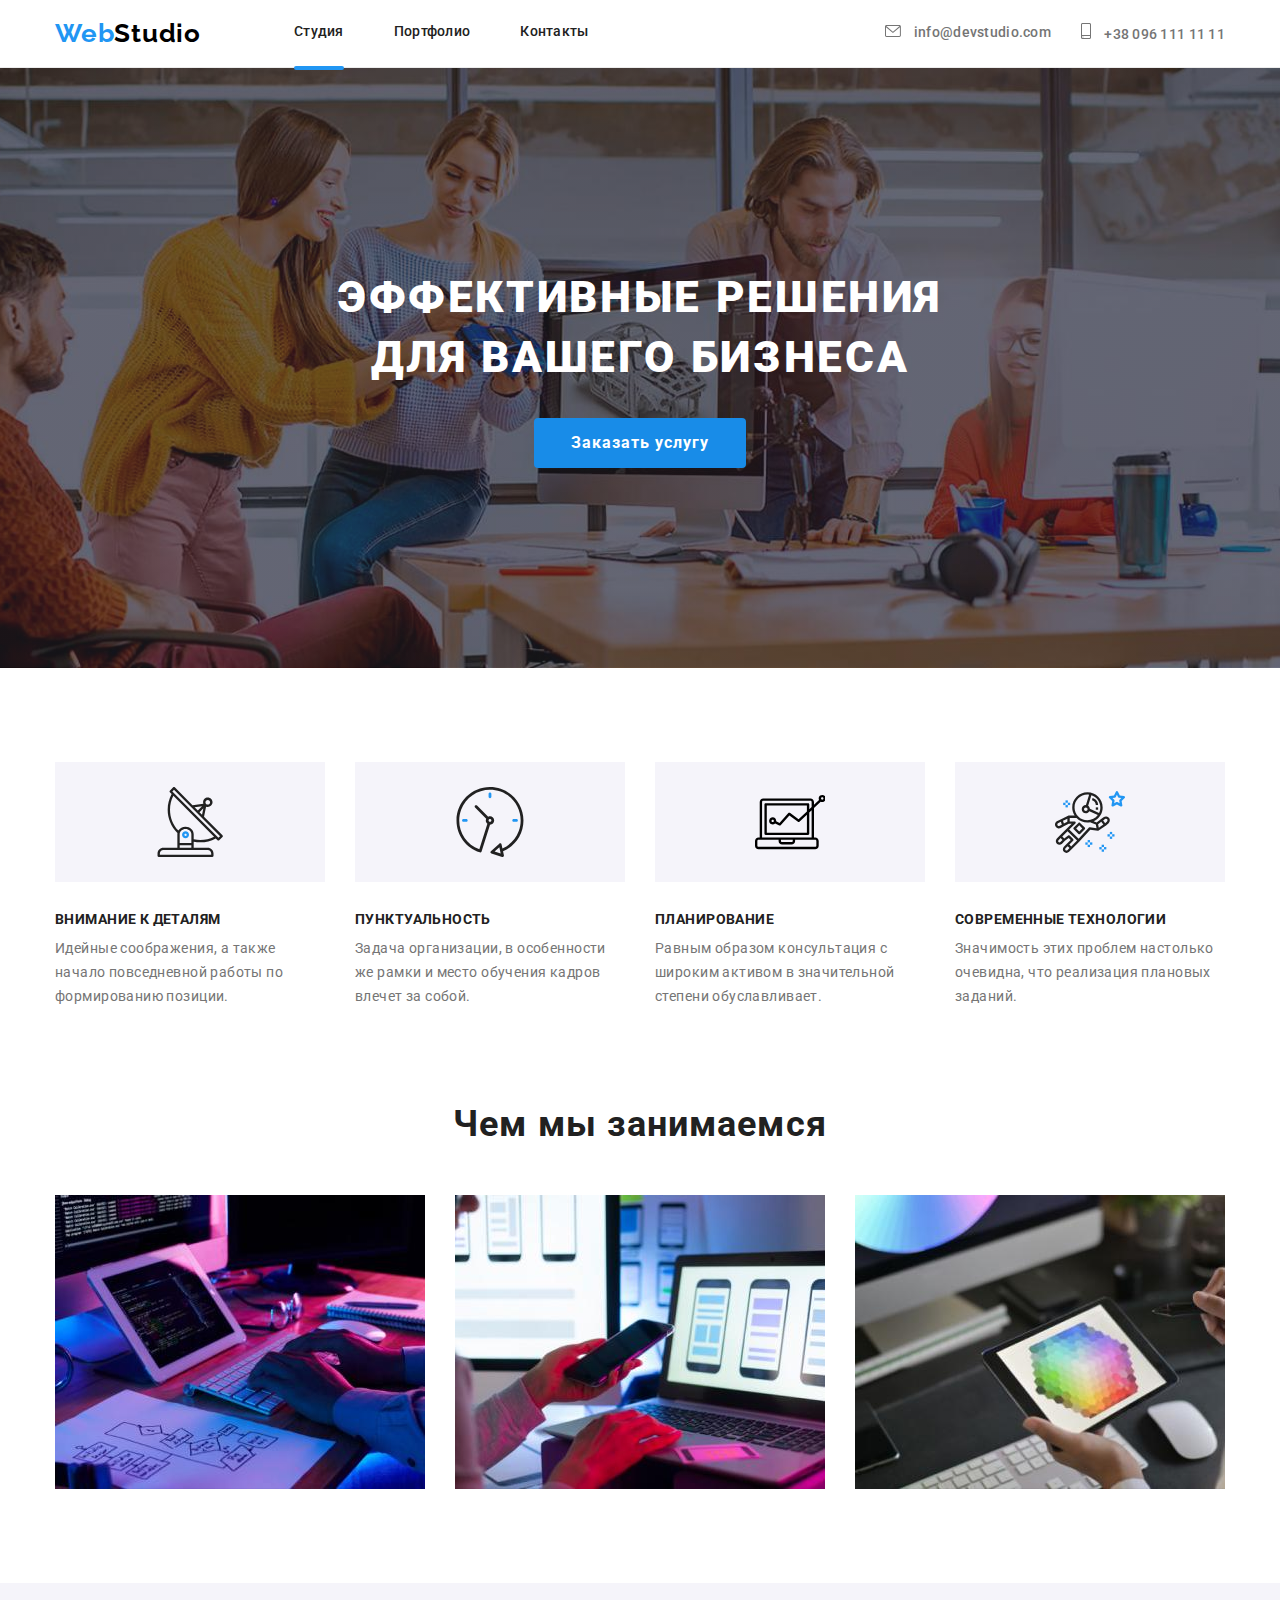
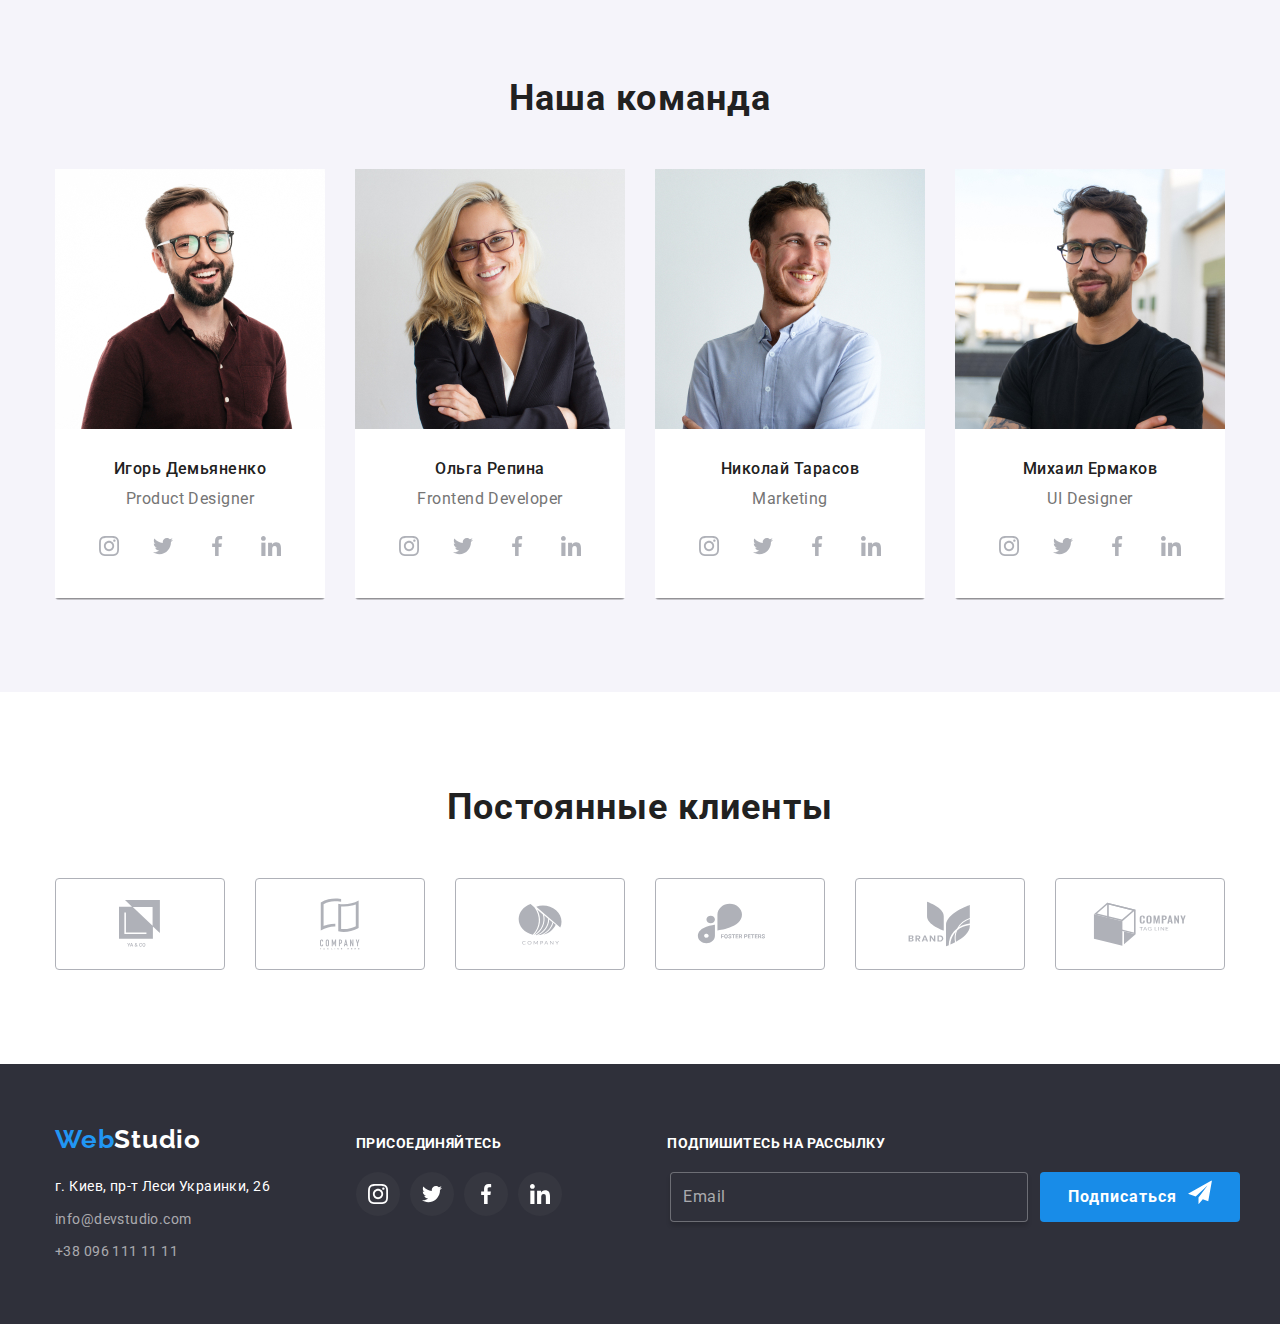
<file: index.html>
<!DOCTYPE html>
<html lang="ru">
<head>
    <meta charset="UTF-8">
    <meta http-equiv="X-UA-Compatible" content="IE=edge">
    <meta name="viewport" content="width=device-width, initial-scale=1.0">
    <title>Студия</title>
    <link rel="preconnect" href="https://fonts.googleapis.com" />
    <link rel="preconnect" href="https://fonts.gstatic.com" crossorigin />
    <link href="https://fonts.googleapis.com/css2?family=Raleway:wght@700&family=Roboto:wght@400;500;700;900&display=swap"
        rel="stylesheet" />
    <link rel="stylesheet" href="https://cdnjs.cloudflare.com/ajax/libs/modern-normalize/1.1.0/modern-normalize.min.css" />
    <link rel="stylesheet" href="./css/main.min.css" />
</head>
<body>
    <header class="header section">
        <div class="container container-header">    
            <nav class="header-nav">
                <a href class="header-nav__link-logo">Web<span class="header-nav__logo">Studio</span></a>
                <ul class="list header-list">
                    <li class="header-list__item"><a href="" class="link header-list__link current">Студия</a></li>
                    <li class="header-list__item"><a href="./portfolio.html" class="link header-list__link">Портфолио</a></li>
                    <li class="header-list__item"><a href="" class="link header-list__link">Контакты</a></li>
                </ul>
            </nav>
            <ul class="list header-list-link">
                <li class="header-list-link__link-header-item">
                    <a href="mailto:info@devstudio.com" class=" link header-list-link__link-email">
                        <svg class="header-list-link__icon-envelope">
                            <use href="./images/icons.svg#icon-envelope" class="envelope">
                            </use>
                        </svg>
                    info@devstudio.com</a>
                </li>
                <li class="link-header-item">
                    <a href="tel:+380961111111" class=" link header-list-link__link-tel">
                        <svg class="header-list-link__icon-smartphone">
                            <use href="./images/icons.svg#icon-smartphone" class="telephone">
                            </use>
                        </svg>
                    +38 096 111 11 11</a>
                </li>
            </ul>
            <button type="button" class="open-menu-btn">
                <svg class="open-menu-btn__icon">
                    <use href="./images/icons.svg#icon-menu_40px" class="open-menu-btn__link">
                    </use>
                </svg>
            </button>
        </div>
        <div class="mob-menu is-hidden">
            <div class="container-mob-menu">
                <div class="mob-menu-top">
                <button type="button" class="close-menu-btn">
                    <svg class="close-menu-btn__icon">
                        <use href="./images/icons.svg#icon-close" class="close-menu-btn__link">
                        </use>
                    </svg>
                </button>
                <ul class="list mob-menu-list">
                    <li class="mob-menu-list__item"><a href="./portfolio.html" class="link mob-menu-list__link">Портфолио</a></li>
                    <li class="mob-menu-list__item"><a href="" class="link mob-menu-list__link current">Студия</a></li>
                    <li class="mob-menu-list__item"><a href="" class="link mob-menu-list__link">Контакты</a></li>
                </ul>
                </div>
                <div class="mob-menu-bottom">
                <ul class="list mob-menu-contact-list">
                    <li class="mob-menu-contact-list__item">
                        <a href="tel:+380961111111" class=" link mob-menu-contact-list__link">
                            +38 096 111 11 11</a>
                    </li>
                    <li class="mob-menu-contact-list__item">
                        <a href="mailto:info@devstudio.com" class=" link mob-menu-contact-list__link">
                            info@devstudio.com</a>
                    </li>
                </ul>
                <ul class="list mob-menu-social-list">
                    <li class="mob-menu-social-list__item">
                        <a href="" class=" link mob-menu-social__link">
                            Instagram</a>
                    </li>
                    <li class="mob-menu-social-list__item">
                        <a href="" class=" link mob-menu-social__link">
                            Twitter</a>
                    </li>
                    <li class="mob-menu-social-list__item">
                        <a href="" class=" link mob-menu-social__link">
                            Facebook</a>
                    </li>
                    <li class="mob-menu-social-list__item">
                        <a href="" class=" link mob-menu-social__link">
                            Linkedin</a>
                    </li>
                </ul>
                </div>
            </div>
        </div>
    </header>
    <main>
            <section class="hero section">
                <div class=" container container-hero">
                    <h1 class="hero__title">Эффективные решения <br> для вашего бизнеса</h1>
                    <button class="hero__button" type="button" data-modal-open>
                        Заказать услугу
                    </button>
                </div>
            </section>    
            <section class="about-us section">
                <div class=" container container-about-us">
                    <h2 hidden>о нас</h2>
                    <ul class="about-us__list">
                        <li class="about-us__item">
                            <div class="about-us__icon"> 
                                <svg class="about-us__icon-about-us">
                                    <use href="./images/icons.svg#icon-antena1"></use>
                                </svg>
                            </div>
                            <h3 class="about-us__title">Внимание к деталям</h3>
                            <p class="about-us__text">Идейные соображения, а также начало повседневной работы по формированию позиции.
                            </p>
                        </li>
                        <li class="about-us__item">
                            <div class="about-us__icon">
                                <svg class="about-us__icon-about-us">
                                    <use href="./images/icons.svg#icon-clock-1"></use>
                                </svg>
                            </div>
                            <h3 class="about-us__title">Пунктуальность</h3>
                            <p class="about-us__text">Задача организации, в особенности же рамки и место обучения кадров влечет за собой.
                            </p>
                        </li>
                        <li class="about-us__item">
                            <div class="about-us__icon">
                                <svg class="about-us__icon-about-us">
                                    <use href="./images/icons.svg#icon-Vector"></use>
                                </svg>
                            </div>
                            <h3 class="about-us__title">Планирование</h3>
                            <p class="about-us__text">Равным образом консультация с широким активом в значительной степени обуславливает.
                            </p>
                        </li>
                        <li class="about-us__item">
                            <div class="about-us__icon">
                                <svg class="about-us__icon-about-us">
                                    <use href="./images/icons.svg#icon-astronaut-1"></use>
                                </svg>
                            </div>
                            <h3 class="about-us__title">Современные технологии</h3>
                            <p class="about-us__text">Значимость этих проблем настолько очевидна, что реализация плановых заданий.</p>
                        </li>
                    </ul>
                </div>
            </section>
            <section class="activities section">
                <div class=" container container-activities">
                    <h2 class="activities__title">Чем мы занимаемся</h2>
                    <ul class="activities__list">
                        <li class="activities__item">
                            <div class="activities__wrap">
                                <img src="./images/img1.jpg" alt="разработка" width="370" height="294"/>
                                <p class="activities__top-text">Десктопные приложения</p>
                            </div>
                        </li>
                        <li class="activities__item">
                            <div class="activities__wrap">
                                <img src="./images/img2.jpg" alt="тестирование" width="370" height="294"/>
                                <p class="activities__top-text">Мобильные приложения</p>
                            </div>
                        </li>
                        <li class="activities__item">
                            <div class="activities__wrap">
                                <img src="./images/smg3.jpg" alt="дизайн" width="370" height="294"/>
                                <p class="activities__top-text">Дизайнерские решения</p>
                            </div>
                        </li>
                    </ul>
                </div>
            </section>
            <section class="our-team section">
                <div class=" container container-our-team">
                    <h2 class="our-team__title">Наша команда</h2>
                    <ul class="our-team-list">
                        <li class="our-team-list__item">
                            <picture>
                                <source
                                srcset="
                                ./images/команда/img-desk.jpg  1x,
                                ./images/команда/img-desk-2x.jpg  2x"
                                media="(min-width: 1200px)"
                                >
                                <source 
                                srcset="
                                ./images/команда/img-tab.jpg  1x,
                                ./images/команда/img-tab2x.jpg  2x" 
                                media="(min-width: 768px)"
                                >
                                <source 
                                srcset="
                                ./images/команда/img-mob.jpg  1x,
                                ./images/команда/img-mob2x.jpg  2x"
                                media="(min-width: 320px)"
                                >
                                <img src="./images/команда/img.jpg" alt="продакт дизайнер">
                            </picture>
                            <!-- <a href=""><img src="./images/команда/img.jpg" alt="продакт дизайнер" width="270" height="260"></a> -->
                            <div class="our-team-list__manager-card">
                                <h3 class="our-team-list__text">Игорь Демьяненко</h3>
                                <p lang="en" class="our-team-list__subtext">Product Designer</p>
                                <ul class="list our-team-list__manager-card-list manager-card-list">
                                    <li class="manager-card-list__item">
                                        <a href="" class="manager-card-list__link">
                                            <svg class="manager-card-list__icon" width="20" height="20">
                                                <use href="./images/icons.svg#icon-instagram-1"></use>
                                            </svg>
                                        </a>
                                    </li>
                                    <li class="manager-card-list__item">
                                        <a href="" class="manager-card-list__link">
                                            <svg class="manager-card-list__icon" width="20" height="20">
                                                <use href="./images/icons.svg#icon-twitter-1"></use>
                                            </svg>
                                        </a>
                                    </li>
                                    <li class="manager-card-list__item">
                                        <a href="" class="manager-card-list__link">
                                            <svg class="manager-card-list__icon" width="20" height="20">
                                                <use href="./images/icons.svg#icon-facebook-1"></use>
                                            </svg>
                                        </a>
                                    </li>
                                    <li class="manager-card-list__item">
                                        <a href="" class="manager-card-list__link">
                                            <svg class="manager-card-list__icon" width="20" height="20">
                                                <use href="./images/icons.svg#icon-linkedin"></use>
                                            </svg>
                                        </a>
                                    </li>
                                </ul>
                            </div>
                        </li>
                        <li class="our-team-list__item">
                            <picture>
                                <source 
                                srcset="
                                ./images/команда/img2-desk.jpg  1x,
                                ./images/команда/img2-desk2x.jpg  2x"
                                media="(min-width: 1200px)"
                                >
                                <source srcset="
                                ./images/команда/img2-tab.jpg  1x,
                                ./images/команда/img2-tab2x.jpg  2x" 
                                media="(min-width: 768px)"
                                >
                                <source srcset="
                                ./images/команда/img2-mob.jpg  1x,
                                ./images/команда/img2-mob2x.jpg  2x" 
                                media="(min-width: 320px)"
                                >
                                <img src="./images/команда/img2.jpg" alt="фронт енд">
                            </picture>
                            <!-- <a href=""><img src="./images/команда/img2.jpg" alt="фронт енд" width="270" height="260"></a> -->
                            <div class="our-team-list__manager-card">
                                <h3 class="our-team-list__text">Ольга Репина</h3>
                                <p lang="en" class="our-team-list__subtext">Frontend Developer</p>
                                <ul class="list our-team-list__manager-card-list manager-card-list">
                                    <li class="manager-card-list__item">
                                        <a href="" class="manager-card-list__link">
                                            <svg class="manager-card-list__icon" width="20" height="20">
                                                <use href="./images/icons.svg#icon-instagram-1"></use>
                                            </svg>
                                        </a>
                                    </li>
                                    <li class="manager-card-list__item">
                                        <a href="" class="manager-card-list__link">
                                            <svg class="manager-card-list__icon" width="20" height="20">
                                                <use href="./images/icons.svg#icon-twitter-1"></use>
                                            </svg>
                                        </a>
                                    </li>
                                    <li class="manager-card-list__item">
                                        <a href="" class="manager-card-list__link">
                                            <svg class="manager-card-list__icon" width="20" height="20">
                                                <use href="./images/icons.svg#icon-facebook-1"></use>
                                            </svg>
                                        </a>
                                    </li>
                                    <li class="manager-card-list__item">
                                        <a href="" class="manager-card-list__link">
                                            <svg class="manager-card-list__icon" width=" 20" height="20">
                                                <use href="./images/icons.svg#icon-linkedin"></use>
                                            </svg>
                                        </a>
                                    </li>
                                </ul>
                            </div>
                        </li>
                        <li class="our-team-list__item">
                            <picture>
                                <source
                                srcset="
                                ./images/команда/img3-desk.jpg  1x,
                                ./images/команда/img3-desk2x.jpg  2x" 
                                media="(min-width: 1200px)">
                                <source 
                                srcset="
                                ./images/команда/img3-tab.jpg  1x,
                                ./images/команда/img3-tab2x.jpg  2x" 
                                media="(min-width: 768px)">
                                <source 
                                srcset="
                                ./images/команда/img3-mob.jpg  1x,
                                ./images/команда/img3-mob2x.jpg  2x" 
                                media="(min-width: 320px)">
                                <img src="./images/команда/img3.jpg" alt="маркетолог">
                            </picture>
                            <!-- <a href=""><img src="./images/команда/img3.jpg" alt="маркетолог" width="270" height="260"></a> -->
                            <div class="our-team-list__manager-card">
                                <h3 class="our-team-list__text">Николай Тарасов</h3>
                                <p lang="en" class="our-team-list__subtext">Marketing</p>
                                <ul class="list our-team-list__manager-card-list manager-card-list">
                                    <li class="manager-card-list__item">
                                        <a href="" class="manager-card-list__link">
                                            <svg class="manager-card-list__icon" width="20" height="20">
                                                <use href="./images/icons.svg#icon-instagram-1"></use>
                                            </svg>
                                        </a>
                                    </li>
                                    <li class="manager-card-list__item">
                                        <a href="" class="manager-card-list__link">
                                            <svg class="manager-card-list__icon" width="20" height="20">
                                                <use href="./images/icons.svg#icon-twitter-1"></use>
                                            </svg>
                                        </a>
                                    </li>
                                    <li class="manager-card-list__item">
                                        <a href="" class="manager-card-list__link">
                                            <svg class="manager-card-list__icon" width="20" height="20">
                                                <use href="./images/icons.svg#icon-facebook-1"></use>
                                            </svg>
                                        </a>
                                    </li>
                                    <li class="manager-card-list__item">
                                        <a href="" class="manager-card-list__link">
                                            <svg class="manager-card-list__icon" width=" 20" height="20">
                                                <use href="./images/icons.svg#icon-linkedin"></use>
                                            </svg>
                                        </a>
                                    </li>
                                </ul>
                            </div>
                        </li>
                        <li class="our-team-list__item">
                            <picture>
                                <source 
                                srcset="
                                ./images/команда/img4-desk.jpg  1x,
                                ./images/команда/img4-desk2x.jpg  2x" 
                                media="(min-width: 1200px)">
                                <source 
                                srcset="
                                ./images/команда/img4-tab.jpg  1x,
                                ./images/команда/img4-tab2x.jpg  2x"
                                media="(min-width: 768px)">
                                <source 
                                srcset="
                                ./images/команда/img4-mob.jpg  1x,
                                ./images/команда/img4-mob2x.jpg  2x"
                                media="(min-width: 320px)">
                                <img src="./images/команда/img4.jpg" alt="дизайнер">
                            </picture>
                            <!-- <a href=""><img src="./images/команда/img4.jpg" alt="дизайнер" width="270" height="260"></a> -->
                            <div class="our-team-list__manager-card">
                                <h3 class="our-team-list__text">Михаил Ермаков</h3>
                                <p lang="en" class="our-team-list__subtext">UI Designer</p>
                                <ul class="list our-team-list__manager-card-list manager-card-list">
                                    <li class="manager-card-list__item">
                                        <a href="" class="manager-card-list__link">
                                            <svg class="manager-card-list__icon" width="20" height="20">
                                                <use href="./images/icons.svg#icon-instagram-1"></use>
                                            </svg>
                                        </a>
                                    </li>
                                    <li class="manager-card-list__item">
                                        <a href="" class="manager-card-list__link">
                                            <svg class="manager-card-list__icon" width="20" height="20">
                                                <use href="./images/icons.svg#icon-twitter-1"></use>
                                            </svg>
                                        </a>
                                    </li>
                                    <li class="manager-card-list__item">
                                        <a href="" class="manager-card-list__link">
                                            <svg class="manager-card-list__icon" width="20" height="20">
                                                <use href="./images/icons.svg#icon-facebook-1"></use>
                                            </svg>
                                        </a>
                                    </li>
                                    <li class="manager-card-list__item">
                                        <a href="" class="manager-card-list__link">
                                            <svg class="manager-card-list__icon" width=" 20" height="20">
                                                <use href="./images/icons.svg#icon-linkedin"></use>
                                            </svg>
                                        </a>
                                    </li>
                                </ul>
                            </div>
                        </li>
                    </ul>  
                </div>
            </section>    
            <section class="regular-customers section">
                <div class="container container-regular-customers">
                    <h2 class="regular-customers__title">Постоянные клиенты</h2>
                    <ul class="regular-customers__list list">
                        <li class="regular-customers__item">
                            <a href="" class="regular-customers__icon">
                                <svg class="regular-customers__icon-customers" width="41" height="47">
                                    <use href="./images/icons.svg#icon-logo1"></use>
                                </svg>
                            </a>
                        </li>
                        <li class="regular-customers__item">
                            <a href="" class="regular-customers__icon">
                                <svg class="regular-customers__icon-customers" width="40" height="52">
                                    <use href="./images/icons.svg#icon-logo2"></use>
                                </svg>
                            </a>
                        </li>
                        <li class="regular-customers__item">
                            <a href="" class="regular-customers__icon">
                                <svg class="regular-customers__icon-customers" width="44" height="42">
                                    <use href="./images/icons.svg#icon-logo3"></use>
                                </svg>
                            </a>
                        </li>
                        <li class="regular-customers__item">
                            <a href="" class="regular-customers__icon">
                                <svg class="regular-customers__icon-customers" width="85" height="41">
                                    <use href="./images/icons.svg#icon-logo4"></use>
                                </svg>
                            </a>
                        </li>
                        <li class="regular-customers__item">
                            <a href="" class="regular-customers__icon">
                                <svg class="regular-customers__icon-customers" width="63" height="46">
                                    <use href="./images/icons.svg#icon-logo5"></use>
                                </svg>
                            </a>
                        </li>
                        <li class="regular-customers__item">
                            <a href="" class="regular-customers__icon">
                                <svg class="regular-customers__icon-customers" width="94" height="44">
                                    <use href="./images/icons.svg#icon-logo6"></use>
                                </svg>
                            </a>
                        </li>
                    </ul>
                </div>
            </section> 
    </main>
    <footer class="footer section">
        <div class=" container container-footer">
            <h2 hidden>контакты</h2>
            <div class="logo">
                <a href="" class="link logo__link-logo">Web<span class="logo__logo">Studio</span></a>
                <address class="contacts-footeer">
                    <ul class="contacts-footeer-list">
                        <li class="contacts-footeer-list__item"><a href="https://goo.gl/maps/gP2XYiVGheCRVnU2A" target="_blank"
                            rel="noopener noreferrer" class="link contacts-footeer-list__link-adr">г. Киев, пр-т Леси Украинки, 26</a>
                        </li>
                        <li class="contacts-footeer-list__item"><a href="mailto:info@devstudio.com"
                            class="link contacts-footeer-list__link-mail">info@devstudio.com</a>
                        </li>
                        <li class="contacts-footeer-list__item"><a href="tel:+380961111111" class="link contacts-footeer-list__link-tel">+38 096 111
                            11 11</a>
                        </li>
                    </ul>
                </address>
            </div>
            <h3 class="footer__title">присоединяйтесь</h3>
            <ul class="container-footer__social-list list">
                <li class="container-footer__item">
                    <a href="" class="container-footer__link">
                        <svg class="container-footer__icon" width="20" height="20">
                            <use href="./images/icons.svg#icon-instagram-1"></use>
                        </svg>
                    </a>
                </li>
                <li class="container-footer__item">
                    <a href="" class="container-footer__link">
                        <svg class="container-footer__icon" width="20" height="20">
                            <use href="./images/icons.svg#icon-twitter-1"></use>
                        </svg>
                    </a>
                </li>
                <li class="container-footer__item">
                    <a href="" class="container-footer__link">
                        <svg class="container-footer__icon" width="20" height="20">
                            <use href="./images/icons.svg#icon-facebook-1"></use>
                        </svg>
                    </a>
                </li>
                <li class="container-footer__item">
                    <a href="" class="container-footer__link">
                        <svg class="container-footer__icon" width="20" height="20">
                            <use href="./images/icons.svg#icon-linkedin"></use>
                        </svg>
                    </a>
                </li>
            </ul>
            <section class="container-footer-subscription">
                <h2 class="container-footer-subscription__text">Подпишитесь на рассылку</h2>
                <div class="container-footer-subscription__wrap">
                    <input type="email" name="email" class="container-footer-subscription__input" placeholder="Email">
                    <button type="submit" class="container-footer-subscription__btn">Подписаться
                        <svg class="container-footer-subscription__icon" width="24" height="24">
                            <use href="./images/icons.svg#icon-icon-send"></use>
                        </svg>
                    </button>
                </div>
            </section>
        </div>

    </footer>
    <div class="backdrop is-hidden" data-modal>
        <div class="modal">
            <button type="button" class="modal__close" data-modal-close>
                <svg class="modal__close-icon" width="18" height="18">
                    <use href="./images/icons.svg#icon-close"></use>
                </svg>
            </button>
            <p class="modal__title">Оставьте свои данные, мы вам перезвоним</p>
            <form action="#" class="modal__form">
                <div class="modal__user">
                    <label for="user-name" class="modal__label-form-input-text">Имя</label>
                    <div class="modal__input-wrap">
                        <input 
                            type="text" 
                            id="user-name"
                            value=""
                            name="user-name" class="modal__form-input" 
                            required
                            title="Ваше имя" 
                            placeholder="Введите имя"
                        />
                        <svg class="modal__icon" width="18" height="18">
                            <use href="./images/icons.svg#icon-person-black-18dp-1"></use>
                        </svg>
                    </div>
                </div>
                <div class="modal__user">
                    <label for="user-tel" class="modal__label-form-input-text">Телефон</label>
                    <div class="modal__input-wrap">
                        <input 
                            type="tel"
                            id="user-tel"
                            value=""
                            name="user-tel" class="modal__form-input" 
                            placeholder="Введите телефон"
                        />
                        <svg class="modal__icon" width="18" height="18">
                            <use href="./images/icons.svg#icon-phone-black-18dp-1"></use>
                        </svg>
                    </div>
                </div>
                <div class="modal__user">
                    <label for="user-email" class="modal__label-form-input-text">Почта</label>
                    <div class="modal__input-wrap">
                        <input 
                            type="email" 
                            id="user-email"
                            value=""
                            name="user-email" class="modal__form-input" 
                            required 
                            placeholder="Введите почту"
                        />
                        <svg class="modal__icon" width="18" height="18">
                            <use href="./images/icons.svg#icon-email-black-18dp-1"></use>
                        </svg>
                    </div>
                </div>
                <div class="modal__user">
                    <label for="user-text" class="modal__label-form-input-text">Комментарий</label>
                    <textarea name="user-text" id="user-text" class="modal__form-text" placeholder="Введите текст"></textarea>
                </div>
                <div class="modal__user-check">
                    <input 
                        type="checkbox" 
                        name="policy" 
                        id="policy" 
                        class="modal__check"
                        hidden
                    />
                    <label for="policy" class="modal__check-text">
                        <span class="modal__check-item">
                            <svg class="modal__check-icon" width="11" height="8">
                                <use href="./images/icons.svg#icon-check"></use>
                            </svg>
                        </span> Соглашаюсь с рассылкой и принимаю
                        <a href="" class="modal__check-link">Условия договора</a>
                    </label>
                </div>
                <button type="submit" class="modal__form-btn">Отправить</button>
            </form>
        </div>
    </div>
    <script src="./js/modal.js"></script>
    <script src="./js/menu.js"></script>
</body>
</html>
</file>
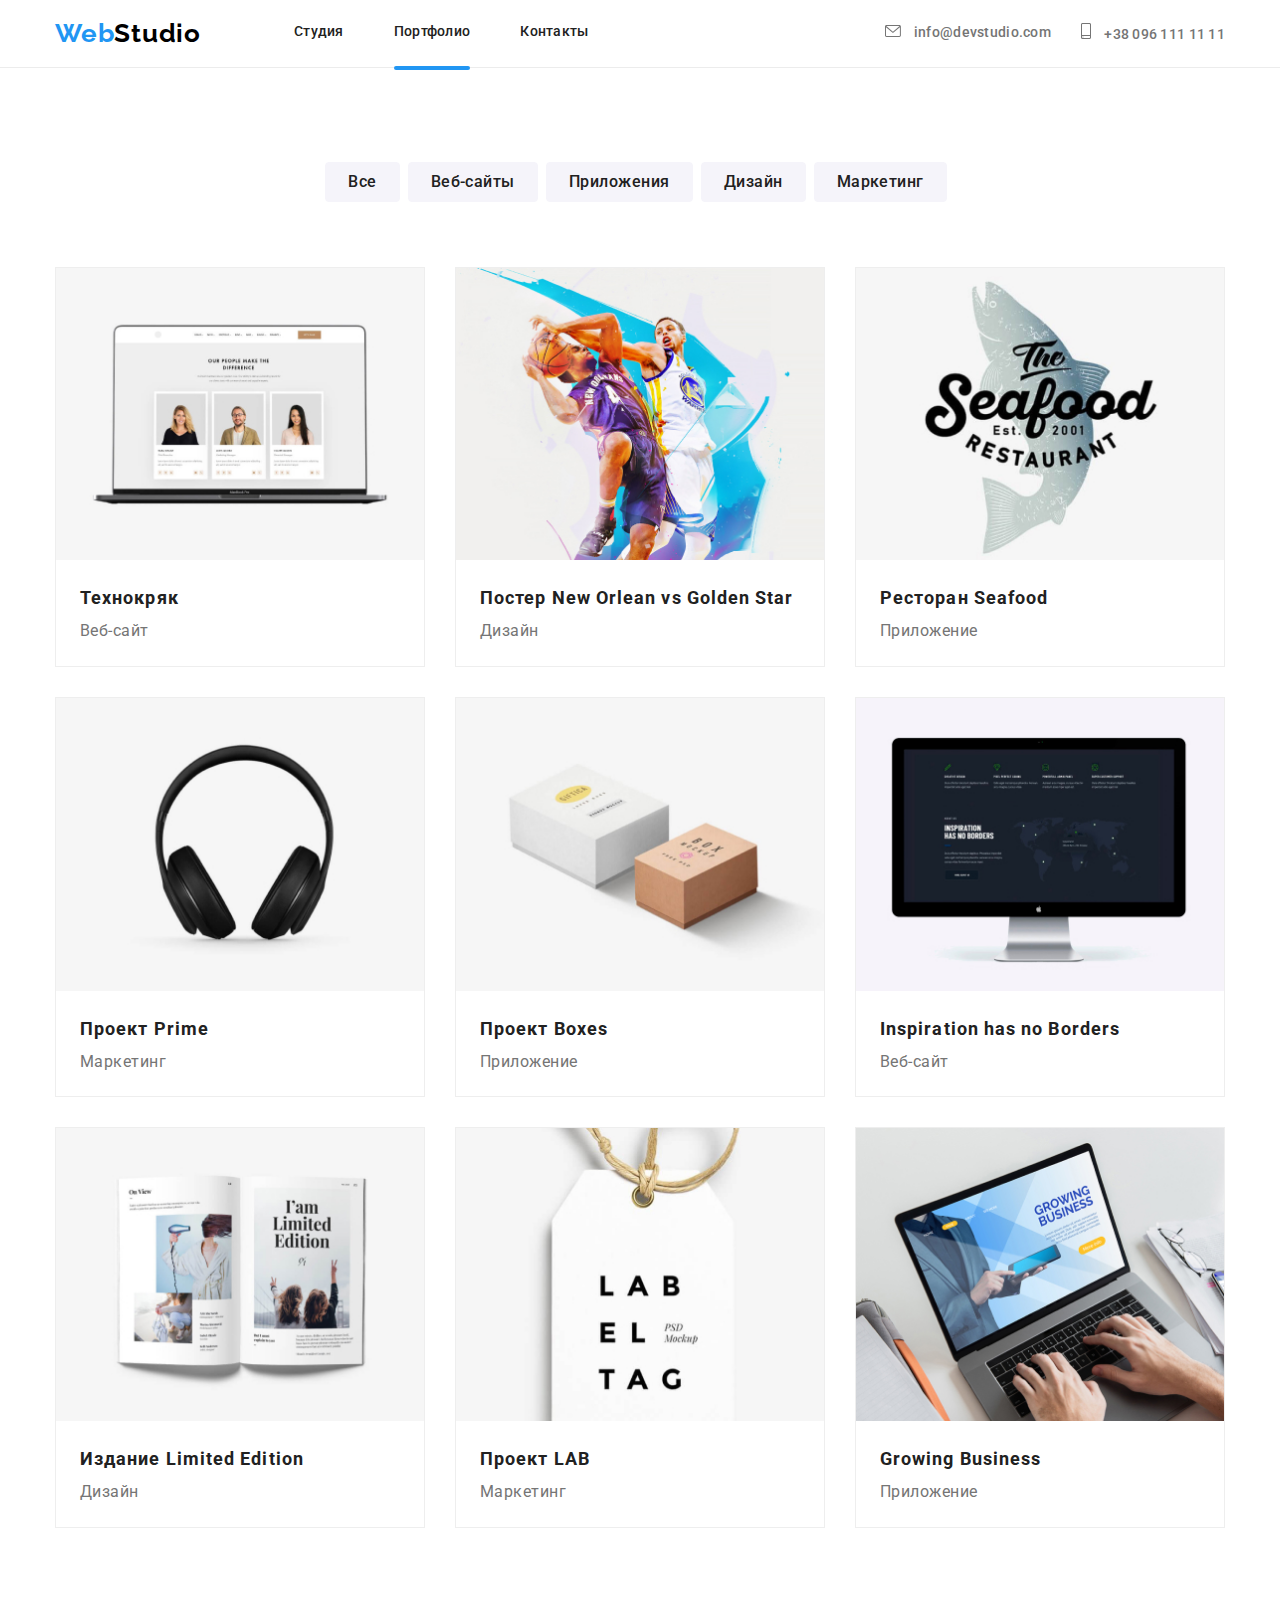
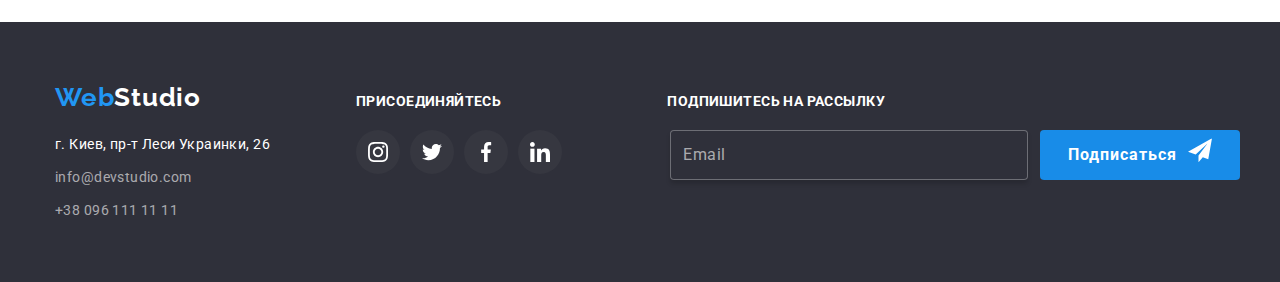
<file: portfolio.html>
<!DOCTYPE html>
<html lang="en">
<head>
    <meta charset="UTF-8">
    <meta http-equiv="X-UA-Compatible" content="IE=edge">
    <meta name="viewport" content="width=device-width, initial-scale=1.0">
    <title>Portfolio</title>
    <link rel="preconnect" href="https://fonts.googleapis.com" />
    <link rel="preconnect" href="https://fonts.gstatic.com" crossorigin />
    <link href="https://fonts.googleapis.com/css2?family=Raleway:wght@700&family=Roboto:wght@400;500;700;900&display=swap"
        rel="stylesheet" />
    <link rel="stylesheet" href="https://cdnjs.cloudflare.com/ajax/libs/modern-normalize/1.1.0/modern-normalize.min.css" />
    <link rel="stylesheet" href="./css/main.min.css" />
</head>
<body>
    <header class="header section">
        <div class="container container-header">     
            <nav class="header-nav">
                <a href class="header-nav__link-logo">Web<span class="header-nav__logo">Studio</span></a>
                <ul class="list header-list">
                    <li class="header-list__item""><a href="./index.html" class="link header-list__link">Студия</a></li>
                    <li class="header-list__item""><a href="" class="link header-list__link current">Портфолио</a></li>
                    <li class="header-list__item""><a href="" class="link header-list__link">Контакты</a></li>
                </ul>
            </nav>
            <ul class="list header-list-link">
                <li class="header-list-link__link-header-item">
                    <a href="mailto:info@devstudio.com" class=" link header-list-link__link-email">
                        <svg class="header-list-link__icon-envelope">
                            <use href="./images/icons.svg#icon-envelope" class="envelope">
                            </use>
                        </svg>
                        info@devstudio.com</a>
                </li>
                <li class="link-header-item">
                    <a href="tel:+380961111111" class=" link header-list-link__link-tel">
                        <svg class="header-list-link__icon-smartphone">
                            <use href="./images/icons.svg#icon-smartphone" class="telephone">
                            </use>
                        </svg>
                        +38 096 111 11 11</a>
                </li>
            </ul>
            <button type="button" class="open-menu-btn">
                <svg class="open-menu-btn__icon">
                    <use href="/images/icons.svg#icon-menu_40px" class="open-menu-btn__link">
                    </use>
                </svg>
            </button>
            </div>
            <div class="mob-menu is-hidden">
                <div class="container-mob-menu">
                    <div class="mob-menu-top">
                        <button type="button" class="close-menu-btn">
                            <svg class="close-menu-btn__icon">
                                <use href="/images/icons.svg#icon-close" class="close-menu-btn__link">
                                </use>
                            </svg>
                        </button>
                        <ul class="list mob-menu-list">
                            <li class="mob-menu-list__item"><a href="./portfolio.html"
                                    class="link mob-menu-list__link">Портфолио</a></li>
                            <li class="mob-menu-list__item"><a href="" class="link mob-menu-list__link current">Студия</a></li>
                            <li class="mob-menu-list__item"><a href="" class="link mob-menu-list__link">Контакты</a></li>
                        </ul>
                    </div>
                    <div class="mob-menu-bottom">
                        <ul class="list mob-menu-contact-list">
                            <li class="mob-menu-contact-list__item">
                                <a href="tel:+380961111111" class=" link mob-menu-contact-list__link">
                                    +38 096 111 11 11</a>
                            </li>
                            <li class="mob-menu-contact-list__item">
                                <a href="mailto:info@devstudio.com" class=" link mob-menu-contact-list__link">
                                    info@devstudio.com</a>
                            </li>
                        </ul>
                        <ul class="list mob-menu-social-list">
                            <li class="mob-menu-social-list__item">
                                <a href="" class=" link mob-menu-social__link">
                                    Instagram</a>
                            </li>
                            <li class="mob-menu-social-list__item">
                                <a href="" class=" link mob-menu-social__link">
                                    Twitter</a>
                            </li>
                            <li class="mob-menu-social-list__item">
                                <a href="" class=" link mob-menu-social__link">
                                    Facebook</a>
                            </li>
                            <li class="mob-menu-social-list__item">
                                <a href="" class=" link mob-menu-social__link">
                                    Linkedin</a>
                            </li>
                        </ul>
                    </div>
                </div>
            </div>
            </header>
    <main>
        <section class="works section">
            <div class=" container container-works">
                <h2 hidden>activities</h2>
                <ul class="works__list list">
                    <li class="works__item">
                        <button class="works__button" type="button">Все</button>
                    </li>
                    <li class="works__item">
                        <button class="works__button" type="button">Веб-сайты</button>
                    </li>
                    <li class="works__item">
                        <button class="works__button" type="button">Приложения</button>
                    </li>
                    <li class="works__item">
                        <button class="works__button" type="button">Дизайн</button>
                    </li>
                    <li class="works__item">
                        <button class="works__button" type="button">Маркетинг</button>
                    </li>
                </ul>
            </div>
            <div class=" container container-project">
                <ul class="project-list">
                    <li class="project-list__item">
                        <a href="" class="project-list__link">
                            <div class="project-list__wrap">
                                <picture>
                                    <source srcset="
                                        ./images/project/img-desk.jpg  1x,
                                        ./images/project/img-desk2x.jpg  2x" media="(min-width: 1200px)">
                                    <source srcset="
                                        ./images/project/img-tab.jpg  1x,
                                        ./images/project/img-tab2x.jpg  2x" media="(min-width: 768px)">
                                    <source srcset="
                                        ./images/project/img-mob.jpg  1x,
                                        ./images/project/img-mob2x.jpg  2x" media="(min-width: 320px)">
                                    <img src="./images/project/img.jpg" alt="web">
                                </picture>
                                <!-- <img src="./images/project/img.jpg" alt="web" width="370" height="294"> -->
                                <p class="project-list__top-text">
                                    Технокряк это современная площадка распространения коронавируса. Компании используют эту платформу для цифрового
                                    шпионажа и атак на защищённые сервера конкурентов.
                                </p>
                            </div>
                            <div class="project-list__project-card">
                                <h3 class="project-list__title">Технокряк</h3>
                                <p class="project-list__text">Веб-сайт</p>
                            </div>
                        </a>
                    </li>
                    <li class="project-list__item">
                        <a href="" class="project-list__link">
                            <div class="project-list__wrap">
                                <picture>
                                    <source srcset="
                                        ./images/project/img1-desk.jpg  1x,
                                        ./images/project/img1-desk2x.jpg  2x" media="(min-width: 1200px)">
                                    <source srcset="
                                        ./images/project/img1-tab.jpg  1x,
                                        ./images/project/img1-tab2x.jpg  2x" media="(min-width: 768px)">
                                    <source srcset="
                                        ./images/project/img1-mob.jpg  1x,
                                        ./images/project/img1-mob2x.jpg  2x" media="(min-width: 320px)">
                                    <img src="./images/project/img1.jpg" alt="web">
                                </picture>
                                <!-- <img src="./images/project/img1.jpg" alt="web" width="370" height="294"> -->
                                <p class="project-list__top-text">
                                    Технокряк это современная площадка распространения коронавируса. Компании используют эту платформу для цифрового
                                    шпионажа и атак на защищённые сервера конкурентов.
                                </p>
                            </div>
                            <div class="project-list__project-card">
                                <h3 class="project-list__title">Постер <span lang="en">New Orlean vs Golden Star</span></h3>
                                <p class="project-list__text">Дизайн</p>
                            </div>
                        </a>
                    </li>
                    <li class="project-list__item">
                        <a href="" class="project-list__link">
                            <div class="project-list__wrap">
                                <picture>
                                    <source srcset="
                                        ./images/project/img2-desk.jpg  1x,
                                        ./images/project/img2-desk2x.jpg  2x" media="(min-width: 1200px)">
                                    <source srcset="
                                        ./images/project/img2-tab.jpg  1x,
                                        ./images/project/img2-tab2x.jpg  2x" media="(min-width: 768px)">
                                    <source srcset="
                                        ./images/project/img2-mob.jpg  1x,
                                        ./images/project/img2-mob2x.jpg  2x" media="(min-width: 320px)">
                                    <img src="./images/project/img2.jpg" alt="web">
                                </picture>
                                <!-- <img src="./images/project/img2.jpg" alt="web" width="370" height="294"> -->
                                <p class="project-list__top-text">
                                    Технокряк это современная площадка распространения коронавируса. Компании используют эту платформу для цифрового
                                    шпионажа и атак на защищённые сервера конкурентов.
                                </p>
                            </div>
                            <div class="project-list__project-card">
                                <h3 class="project-list__title">Ресторан <span lang="en">Seafood</span></h3>
                                <p class="project-list__text">Приложение</p>
                            </div>
                        </a>
                    </li>
                    <li class="project-list__item">
                        <a href="" class="project-list__link">
                            <div class="project-list__wrap">
                                <picture>
                                    <source srcset="
                                        ./images/project/img3-desk.jpg  1x,
                                        ./images/project/img3-desk2x.jpg  2x" media="(min-width: 1200px)">
                                    <source srcset="
                                        ./images/project/img3-tab.jpg  1x,
                                        ./images/project/img3-tab2x.jpg  2x" media="(min-width: 768px)">
                                    <source srcset="
                                        ./images/project/img3-mob.jpg  1x,
                                        ./images/project/img3-mob2x.jpg  2x" media="(min-width: 320px)">
                                    <img src="./images/project/img3.jpg" alt="web">
                                </picture>
                                <!-- <img src="./images/project/img3.jpg" alt="web" width="370" height="294"> -->
                                <p class="project-list__top-text">
                                    Технокряк это современная площадка распространения коронавируса. Компании используют эту платформу для цифрового
                                    шпионажа и атак на защищённые сервера конкурентов.
                                </p>
                            </div>
                            <div class="project-list__project-card">
                                <h3 class="project-list__title">Проект <span lang="en">Prime</span></h3>
                                <p class="project-list__text">Маркетинг</p>
                            </div>
                        </a>
                    </li>
                    <li class="project-list__item">
                        <a href="" class="project-list__link">
                            <div class="project-list__wrap">
                                <picture>
                                    <source srcset="
                                        ./images/project/img4-desk.jpg  1x,
                                        ./images/project/img4-desk2x.jpg  2x" media="(min-width: 1200px)">
                                    <source srcset="
                                        ./images/project/img4-tab.jpg  1x,
                                        ./images/project/img4-tab2x.jpg  2x" media="(min-width: 768px)">
                                    <source srcset="
                                        ./images/project/img4-mob.jpg  1x,
                                        ./images/project/img4-mob2x.jpg  2x" media="(min-width: 320px)">
                                    <img src="./images/project/img4.jpg" alt="web">
                                </picture>
                                <!-- <img src="./images/project/img4.jpg" alt="web" width="370" height="294"> -->
                                <p class="project-list__top-text">
                                    Технокряк это современная площадка распространения коронавируса. Компании используют эту платформу для цифрового
                                    шпионажа и атак на защищённые сервера конкурентов.
                                </p>
                            </div>
                            <div class="project-list__project-card">
                                <h3 class="project-list__title">Проект <span lang="en">Boxes</span></h3>
                                <p class="project-list__text">Приложение</p>
                            </div>
                        </a>
                    </li>
                    <li class="project-list__item">
                        <a href="" class="project-list__link">
                            <div class="project-list__wrap">
                                <picture>
                                    <source srcset="
                                        ./images/project/img5-desk.jpg  1x,
                                        ./images/project/img5-desk2x.jpg  2x" media="(min-width: 1200px)">
                                    <source srcset="
                                        ./images/project/img5-tab.jpg  1x,
                                        ./images/project/img5-tab2x.jpg  2x" media="(min-width: 768px)">
                                    <source srcset="
                                        ./images/project/img5-mob.jpg  1x,
                                        ./images/project/img5-mob2x.jpg  2x" media="(min-width: 320px)">
                                    <img src="./images/project/img5.jpg" alt="web">
                                </picture>
                                <!-- <img src="./images/project/img5.jpg" alt="web" width="370" height="294"> -->
                                <p class="project-list__top-text">
                                    Технокряк это современная площадка распространения коронавируса. Компании используют эту платформу для цифрового
                                    шпионажа и атак на защищённые сервера конкурентов.
                                </p>
                            </div>
                            <div class="project-list__project-card">
                                <h3 class="project-list__title" lang="en">Inspiration has no Borders</h3>
                                <p class="project-list__text">Веб-сайт</p>
                            </div>
                        </a>
                    </li>
                    <li class="project-list__item">
                        <a href="" class="project-list__link">
                            <div class="project-list__wrap">
                                <picture>
                                    <source srcset="
                                        ./images/project/img6-desk.jpg  1x,
                                        ./images/project/img6-desk2x.jpg  2x" media="(min-width: 1200px)">
                                    <source srcset="
                                        ./images/project/img6-tab.jpg  1x,
                                        ./images/project/img6-tab2x.jpg  2x" media="(min-width: 768px)">
                                    <source srcset="
                                        ./images/project/img6-mob.jpg  1x,
                                        ./images/project/img6-mob2x.jpg  2x" media="(min-width: 320px)">
                                    <img src="./images/project/img6.jpg" alt="web">
                                </picture>
                                <!-- <img src="./images/project/img6.jpg" alt="web" width="370" height="294"> -->
                                <p class="project-list__top-text">
                                    Технокряк это современная площадка распространения коронавируса. Компании используют эту платформу для цифрового
                                    шпионажа и атак на защищённые сервера конкурентов.
                                </p>
                            </div>
                            <div class="project-list__project-card">
                                <h3 class="project-list__title">Издание <span lang="en">Limited Edition</span></h3>
                                <p class="project-list__text">Дизайн</p>
                            </div>
                        </a>
                    </li>
                    <li class="project-list__item">
                        <a href="" class="project-list__link">
                            <div class="project-list__wrap">
                                <picture>
                                    <source srcset="
                                        ./images/project/img7-desk.jpg  1x,
                                        ./images/project/img7-desk2x.jpg  2x" media="(min-width: 1200px)">
                                    <source srcset="
                                        ./images/project/img7-tab.jpg  1x,
                                        ./images/project/img7-tab2x.jpg  2x" media="(min-width: 768px)">
                                    <source srcset="
                                        ./images/project/img7-mob.jpg  1x,
                                        ./images/project/img7-mob2x.jpg  2x" media="(min-width: 320px)">
                                    <img src="./images/project/img7.jpg" alt="web">
                                </picture>
                                <!-- <img src="./images/project/img7.jpg" alt="web" width="370" height="294"> -->
                                <p class="project-list__top-text">
                                    Технокряк это современная площадка распространения коронавируса. Компании используют эту платформу для цифрового
                                    шпионажа и атак на защищённые сервера конкурентов.
                                </p>
                            </div>
                            <div class="project-list__project-card">
                                <h3 class="project-list__title">Проект <span lang="en">LAB</span></h3>
                                <p class="project-list__text">Маркетинг</p>
                            </div>
                        </a>
                    </li>
                    <li class="project-list__item">
                        <a href="" class="project-list__link">
                            <div class="project-list__wrap">
                                <picture>
                                    <source srcset="
                                        ./images/project/img8-desk.jpg  1x,
                                        ./images/project/img8-desk2x.jpg  2x" media="(min-width: 1200px)">
                                    <source srcset="
                                        ./images/project/img8-tab.jpg  1x,
                                        ./images/project/img8-tab2x.jpg  2x" media="(min-width: 768px)">
                                    <source srcset="
                                        ./images/project/img8-mob.jpg  1x,
                                        ./images/project/img8-mob2x.jpg  2x" media="(min-width: 320px)">
                                    <img src="./images/project/img8.jpg" alt="web">
                                </picture>
                                <!-- <img src="./images/project/img8.jpg" alt="web" width="370" height="294"> -->
                                <p class="project-list__top-text">
                                    Технокряк это современная площадка распространения коронавируса. Компании используют эту платформу для цифрового
                                    шпионажа и атак на защищённые сервера конкурентов.
                                </p>
                            </div>
                            <div class="project-list__project-card">
                                <h3 class="project-list__title" lang="en">Growing Business</h3>
                                <p class="project-list__text">Приложение</p>
                            </div>
                        </a>
                    </li>
                </ul>
            </div>  
        </section>
    </main>
    <footer class="footer section">
        <div class=" container container-footer">
            <h2 hidden>контакты</h2>
            <div class="logo">
                <a href="" class="link logo__link-logo">Web<span class="logo__logo">Studio</span></a>
                <address class="contacts-footeer">
                    <ul class="contacts-footeer-list">
                        <li class="contacts-footeer-list__item"><a href="https://goo.gl/maps/gP2XYiVGheCRVnU2A"
                                target="_blank" rel="noopener noreferrer" class="link contacts-footeer-list__link-adr">г.
                                Киев, пр-т Леси Украинки, 26</a>
                        </li>
                        <li class="contacts-footeer-list__item"><a href="mailto:info@devstudio.com"
                                class="link contacts-footeer-list__link-mail">info@devstudio.com</a>
                        </li>
                        <li class="contacts-footeer-list__item"><a href="tel:+380961111111"
                                class="link contacts-footeer-list__link-tel">+38 096 111
                                11 11</a>
                        </li>
                    </ul>
                </address>
            </div>
            <h3 class="footer__title">присоединяйтесь</h3>
            <ul class="container-footer__social-list list">
                <li class="container-footer__item">
                    <a href="" class="container-footer__link">
                        <svg class="container-footer__icon" width="20" height="20">
                            <use href="./images/icons.svg#icon-instagram-1"></use>
                        </svg>
                    </a>
                </li>
                <li class="container-footer__item">
                    <a href="" class="container-footer__link">
                        <svg class="container-footer__icon" width="20" height="20">
                            <use href="./images/icons.svg#icon-twitter-1"></use>
                        </svg>
                    </a>
                </li>
                <li class="container-footer__item">
                    <a href="" class="container-footer__link">
                        <svg class="container-footer__icon" width="20" height="20">
                            <use href="./images/icons.svg#icon-facebook-1"></use>
                        </svg>
                    </a>
                </li>
                <li class="container-footer__item">
                    <a href="" class="container-footer__link">
                        <svg class="container-footer__icon" width="20" height="20">
                            <use href="./images/icons.svg#icon-linkedin"></use>
                        </svg>
                    </a>
                </li>
            </ul>
            <section class="container-footer-subscription">
                <h2 class="container-footer-subscription__text">Подпишитесь на рассылку</h2>
                <div class="container-footer-subscription__wrap">
                    <input type="email" name="email" class="container-footer-subscription__input" placeholder="Email">
                    <button type="submit" class="container-footer-subscription__btn">Подписаться
                        <svg class="container-footer-subscription__icon" width="24" height="24">
                            <use href="./images/icons.svg#icon-icon-send"></use>
                        </svg>
                    </button>
                </div>
            </section>
        </div>
    
    </footer>
    <script src="./js/menu.js"></script>
</body>
</html>
</file>
<file: css/main.min.css>
:root{--white-color: #ffffff;--grey-color: #212121;--logo-color: black;--light-grey-color: #757575;--light-blue-color: #2196f3;--medium-light-grey-color: #2f303a;--second-white-color: #f5f4fa;--header-background-color: #ececec}body{max-width:100vw;font-family:"Roboto",sans-serif;letter-spacing:.03em;background-color:var(--white-color);color:var(--grey-color)}.list,.about-us__list,.activities__list,.our-team-list__item,.contacts-footeer-list,.social-list,.works-list,.project-list{margin:0px;padding:0px;list-style:none}.link{text-decoration:none}img{display:block;width:100%;height:auto}.section{margin:0 auto;padding-top:60px;padding-bottom:60px}@media screen and (min-width: 1200px){.section{padding-top:94px;padding-bottom:94px}}.container{max-width:100%;padding-left:15px;padding-right:15px;margin:0 auto}@media screen and (min-width: 480px){.container{width:480px}}@media screen and (min-width: 768px){.container{width:768px}}@media screen and (min-width: 1200px){.container{width:1200px}}.backdrop{width:100vw;height:100vh;background-color:#00000033;position:fixed;top:0;transition:opacity 250ms cubic-bezier(0.4, 0, 0.2, 1),visibility 250ms cubic-bezier(0.4, 0, 0.2, 1)}.backdrop.is-hidden modal{transform:scale(0.75) rotate(-90deg) translate(1000px, 500px);transition:transform 250ms cubic-bezier(0.4, 0, 0.2, 1)}.modal{min-width:450px;padding:40px;min-height:609px;background-color:var(--white-color);border-radius:4px;position:absolute;top:50%;left:50%;transform:scale(1) rotate(0) translate(-50%, -50%);transition:transform 250ms cubic-bezier(0.4, 0, 0.2, 1)}@media screen and (min-width: 1200px){.modal{min-height:581px}}.modal__close{width:30px;height:30px;background-color:transparent;border:1px solid rgba(0,0,0,.1);border-radius:50%;position:absolute;top:8px;right:8px;display:flex;align-items:center;justify-content:center;transition:fill 250ms cubic-bezier(0.4, 0, 0.2, 1)}.modal__close:hover,.modal__close:focus{fill:var(--light-blue-color)}.is-hidden{visibility:hidden;opacity:0;pointer-events:none}.modal__title{margin:0 auto;margin-bottom:12px;font-size:20px;font-weight:700;line-height:1.5;letter-spacing:.03em;text-align:center;color:var(--grey-color)}@media screen and (min-width: 1200px){.modal__title{font-size:20px;font-weight:700;line-height:1.15;letter-spacing:.03em}}.modal__user{margin-bottom:10px}.modal__form-input{width:100%;height:40px;border:1px solid rgba(33,33,33,.2);border-radius:4px;outline:none;padding:12px 32px;transition:border-color 250ms cubic-bezier(0.4, 0, 0.2, 1),color 250ms cubic-bezier(0.4, 0, 0.2, 1)}.modal__form-input:focus{border-color:var(--light-blue-color);color:var(--light-blue-color)}.modal__form-input:focus+.modal-icon{fill:var(--light-blue-color)}.modal__form-input::-moz-placeholder{font-weight:400;opacity:.5;color:rgba(117,117,117,.5)}.modal__form-input:-ms-input-placeholder{font-weight:400;opacity:.5;color:rgba(117,117,117,.5)}.modal__form-input::placeholder{font-weight:400;opacity:.5;color:rgba(117,117,117,.5)}.modal__form-text{width:100%;height:120px;border:1px solid rgba(33,33,33,.2);border-radius:4px;padding:12px;outline:none;margin-top:4px;resize:none}.modal__form-text::-moz-placeholder{font-weight:400;opacity:.5;color:rgba(117,117,117,.5)}.modal__form-text:-ms-input-placeholder{font-weight:400;opacity:.5;color:rgba(117,117,117,.5)}.modal__form-text::placeholder{font-weight:400;opacity:.5;color:rgba(117,117,117,.5)}.modal__label-form-input-text{display:block;font-size:12px;font-weight:400;line-height:1.17;letter-spacing:.01em;color:var(--light-grey-color);margin-bottom:4px}.modal__input-wrap{position:relative}.modal__icon{position:absolute;top:50%;left:12px;fill:var(--grey-color);transform:translateY(-50%);transition:fill 250ms cubic-bezier(0.4, 0, 0.2, 1)}.modal__form-text,.modal__user-check{margin-top:2px}.modal__check-text{font-size:12px;font-weight:400;line-height:1.17;letter-spacing:.03em;color:var(--light-grey-color);display:flex;align-items:center;justify-content:space-around}@media screen and (min-width: 1200px){.modal__check-text{font-size:14px;font-weight:400;line-height:1.71;letter-spacing:.03em}}.modal__check-item{width:16px;height:15px;border:2px solid #212121;border-radius:2px;margin-right:8px;display:flex;align-items:center;justify-content:center}.modal__check-icon{fill:var(--white-color)}.modal__check:checked+.modal__check-text .modal__check-item{background-color:var(--light-blue-color);border:none}.modal__check-link{margin-left:4px;font-size:12px;font-weight:400;line-height:1.17;letter-spacing:.03em;-webkit-text-decoration-line:underline;text-decoration-line:underline;color:#2196f3}@media screen and (min-width: 1200px){.modal__check-link{font-size:14px;font-weight:400;line-height:1.71;letter-spacing:.03em;padding-right:10px}}.modal__form-btn{display:flex;align-items:center;text-align:center;margin-left:auto;margin-right:auto;margin-top:30px;padding:10px 56px;cursor:pointer;font-family:"Roboto",sans-serif;font-style:normal;background-color:var(--light-blue-color);font-size:16px;font-weight:700;line-height:1.87;letter-spacing:.06em;color:#fff;box-shadow:0px 4px 4px rgba(0,0,0,.15);border-radius:4px;border:none;transition:color 250ms cubic-bezier(0.4, 0, 0.2, 1),background-color 250ms cubic-bezier(0.4, 0, 0.2, 1)}.modal__form-btn:hover,.modal__form-btn:focus{background-color:#188ce8;color:#fff}.header{padding-top:18px;padding-bottom:18px;border-bottom:1px solid #ececec}.container-header{display:flex;flex-direction:row;align-items:center;margin:0 auto}.header-nav{display:flex;align-items:center}.header-nav__link-logo{text-decoration:none;font-family:Raleway;font-size:26px;font-weight:700;line-height:1.19;letter-spacing:.03em;color:var(--light-blue-color);margin-right:93px}@media screen and (min-width: 768px){.header-nav__link-logo{display:flex;margin-right:88px}}@media screen and (min-width: 1200px){.header-nav__link-logo{margin-right:93px}}.header-nav__logo{color:var(--logo-color)}.header-list-link{display:none;flex-direction:row;margin-left:auto;align-items:center}@media screen and (min-width: 768px){.header-list-link{display:flex;flex-direction:column;justify-content:start;align-items:center;margin-left:0%}}@media screen and (min-width: 1200px){.header-list-link{display:flex;flex-direction:row;justify-content:center;align-items:center;margin-left:auto}}.header-list-link__link-email{font-size:14px;font-weight:500;line-height:1.14;letter-spacing:.02em;color:var(--light-grey-color);transition:color 250ms cubic-bezier(0.4, 0, 0.2, 1)}.header-list-link__link-email:hover,.header-list-link__link-email:focus{color:var(--light-blue-color)}.header-list-link__link-tel{font-size:14px;font-weight:500;line-height:1.14;letter-spacing:.02em;color:var(--light-grey-color);transition:color 250ms cubic-bezier(0.4, 0, 0.2, 1)}.header-list-link__link-tel:hover,.header-list-link__link-tel:focus{color:var(--light-blue-color)}@media screen and (min-width: 768px){.header-list-link__link-tel{margin-left:-10px}}@media screen and (min-width: 1200px){.header-list-link__link-tel{margin-left:30px}}.header-list{display:none;flex-direction:row}@media screen and (min-width: 768px){.header-list{display:flex}}.header-list__item{margin-right:50px}.header-list-link__link-header-item{display:flex;margin-right:50px}.header-list-link__link-header-item:last-child{margin-left:0px;margin-right:0px}@media screen and (min-width: 768px){.header-list-link__link-header-item{margin-right:0px;width:-webkit-max-content;width:-moz-max-content;width:max-content}}.header-list__link{color:var(--grey-color);font-size:14px;font-weight:500;line-height:1.14;letter-spacing:.02em;transition:color 250ms cubic-bezier(0.4, 0, 0.2, 1)}.header-list__link:hover,.header-list__link:focus{color:var(--light-blue-color)}.header-list__link.current::after{content:"";width:100%;height:4px;background-color:var(--light-blue-color);position:relative;display:block;bottom:-25px;left:0px;border-radius:2px}.header-list__link:current{color:var(--light-blue-color)}.header-list__link-current{display:flex;align-items:center;justify-content:center;font-size:14px;font-weight:500;line-height:1.14;letter-spacing:.02em;color:var(--light-blue-color);transition:color 250ms cubic-bezier(0.4, 0, 0.2, 1)}.header-list__link-current:current{color:var(--grey-color)}.header-list-link__icon-envelope{fill:currentColor;width:16px;height:12px;margin:0px;padding:0px;margin-right:10px}.header-list-link__icon-smartphone{fill:currentColor;width:10px;height:16px;margin:0px;padding:0px;margin-right:10px}.open-menu-btn{display:flex;align-items:center;text-align:center;margin-left:auto;width:44px;height:44px;top:10px;padding:10px;cursor:pointer;background-color:var(--white-color);border:none;transition:fill 250ms cubic-bezier(0.4, 0, 0.2, 1)}@media screen and (min-width: 768px){.open-menu-btn{display:none}}.open-menu-btn__icon{fill:currentColor;justify-content:center;align-items:center;left:auto;width:24px;height:16px}.open-menu-btn__icon:hover,.open-menu-btn__icon:focus{fill:var(--light-blue-color)}@media screen and (min-width: 768px){.open-menu-btn__icon{display:none}}.mob-menu{position:fixed;background-color:var(--white-color);top:0%;width:100vw;height:100vh;z-index:5;padding-top:10px;padding-right:15px;padding-bottom:48px;padding-left:40px}.mob-menu .container-mob-menu{height:100%;display:flex;flex-direction:column;justify-content:space-between}.close-menu-btn{background-color:var(--white-color);width:40px;height:40px;border:none;display:block;margin-left:auto;margin-bottom:0px}.close-menu-btn:hover,.close-menu-btn:focus{fill:var(--light-blue-color)}.close-menu-btn__icon{width:18.67px;height:18.67px}.mob-menu-list__item:not(:last-child){margin-bottom:30px}.mob-menu-list__link{color:var(--grey-color);font-size:40px;font-weight:500;line-height:1.18;letter-spacing:.02em;transition:color 250ms cubic-bezier(0.4, 0, 0.2, 1)}.mob-menu-list__link:hover,.mob-menu-list__link:focus{color:var(--light-blue-color)}.mob-menu-list__link:current{color:var(--light-blue-color)}.mob-menu-contact-list{margin-top:302px;margin-bottom:64px}.mob-menu-contact-list__item:not(:last-child){margin-bottom:32px}.mob-menu-contact-list__link{font-size:24px;font-weight:500;line-height:1.17;letter-spacing:.02em;color:var(--light-grey-color);transition:color 250ms cubic-bezier(0.4, 0, 0.2, 1)}.mob-menu-contact-list__link:hover,.mob-menu-contact-list__link:focus{color:var(--light-blue-color);font-size:34px;font-weight:500;line-height:1.18;letter-spacing:.02em}.mob-menu-social-list{display:flex;flex-direction:row;margin-bottom:48px}.mob-menu-social__link{font-size:18px;font-weight:500;line-height:1.22;letter-spacing:.02em;color:var(--light-grey-color);transition:color 250ms cubic-bezier(0.4, 0, 0.2, 1)}.mob-menu-social__link:hover,.mob-menu-social__link:focus{color:var(--light-blue-color)}.mob-menu-social-list__item:not(:last-child){margin-right:20px}.hero{max-width:100%;background-color:var(--medium-light-grey-color);background-image:linear-gradient(rgba(47, 48, 58, 0.4), rgba(47, 48, 58, 0.4)),url(../images/Header-mob.jpg);background-repeat:no-repeat;background-size:cover;background-position:center;padding-bottom:118px;padding-top:118px}@media(min-device-pixel-ratio: 2),(-webkit-min-device-pixel-ratio: 2),(min-resolution: 192dpi),(min-resolution: 2dppx){.hero{background-image:url(../images/Header-mob-2x.jpg)}}@media screen and (min-width: 768px){.hero{background-image:linear-gradient(rgba(47, 48, 58, 0.4), rgba(47, 48, 58, 0.4)),url(../images/header-tab.jpg)}}@media screen and (min-width: 768px)and (min-device-pixel-ratio: 2),screen and (min-width: 768px)and (-webkit-min-device-pixel-ratio: 2),screen and (min-width: 768px)and (min-resolution: 192dpi),screen and (min-width: 768px)and (min-resolution: 2dppx){.hero{background-image:url(../images/header-tab-2x.jpg)}}@media screen and (min-width: 1200px){.hero{padding-top:200px;padding-bottom:200px;background-image:linear-gradient(rgba(47, 48, 58, 0.4), rgba(47, 48, 58, 0.4)),url(../images/Img-desk.jpg)}}@media screen and (min-width: 1200px)and (min-device-pixel-ratio: 2),screen and (min-width: 1200px)and (-webkit-min-device-pixel-ratio: 2),screen and (min-width: 1200px)and (min-resolution: 192dpi),screen and (min-width: 1200px)and (min-resolution: 2dppx){.hero{background-image:url(../images/Img-desk-2x.jpg)}}.container-hero{flex-direction:column;margin:0 auto}.hero__title{text-align:center;margin:0 auto;font-size:24px;font-weight:900;line-height:1.61;letter-spacing:.06em;text-transform:uppercase;color:var(--white-color)}@media screen and (min-width: 480px){.hero__title{font-size:26px;font-weight:900;line-height:1.61;letter-spacing:.06em}}@media screen and (min-width: 1200px){.hero__title{font-size:44px;font-weight:900;line-height:1.36;letter-spacing:.06em}}.hero__button{display:flex;align-items:center;text-align:center;margin-left:auto;margin-right:auto;margin-top:30px;padding:10px 37px;cursor:pointer;font-family:"Roboto",sans-serif;font-style:normal;background-color:#188ce8;font-size:16px;font-weight:700;line-height:1.87;letter-spacing:.06em;color:#fff;border:none;border-radius:4px;transition:color 250ms cubic-bezier(0.4, 0, 0.2, 1),background-color 250ms cubic-bezier(0.4, 0, 0.2, 1),font-weight 250ms cubic-bezier(0.4, 0, 0.2, 1)}.hero__button:hover{background-color:var(--light-blue-color);color:#fff}.about-us__icon{content:"";display:block;height:120px;background-color:var(--second-white-color);margin-bottom:30px;background-size:auto;background-repeat:no-repeat;background-position:center}.about-us__icon-about-us{display:inline;align-content:center;margin:25px 140px;width:70px;height:70px}@media screen and (min-width: 480px){.about-us__icon-about-us{margin:25px 190px}}@media screen and (min-width: 768px){.about-us__icon-about-us{margin:25px 142px}}@media screen and (min-width: 1200px){.about-us__icon-about-us{margin:25px 100px}}.about-us__title{margin-top:0;margin-bottom:10px;font-size:14px;font-weight:700;line-height:1.14;letter-spacing:.03em;text-transform:uppercase;color:var(--grey-color);text-align:center}@media screen and (min-width: 768px){.about-us__title{text-align:start}}.about-us__list{margin-bottom:-30px}@media screen and (min-width: 768px){.about-us__list{display:flex;flex-wrap:wrap;margin-left:-30px}}.about-us__item{margin-bottom:30px}@media screen and (min-width: 768px){.about-us__item{margin-left:30px;flex-basis:calc(100% / 2 - 30px)}}@media screen and (min-width: 768px){.about-us__item{margin-left:30px;flex-basis:calc(100% / 4 - 30px)}}.about-us__text{margin:0 auto;font-size:14px;font-weight:400;line-height:1.71;letter-spacing:.03em;color:var(--light-grey-color)}.activities{width:0vw;height:0vh;padding-top:0px;padding-bottom:0px}@media screen and (min-width: 1200px){.activities{padding-bottom:94px;width:100%;height:auto}}@media screen and (min-width: 1200px){.container-activities{display:flex;flex-direction:column}}.activities__title{margin:0 auto;visibility:hidden}@media screen and (min-width: 1200px){.activities__title{visibility:visible;margin-top:0px;margin-bottom:50px;font-size:36px;font-weight:700;line-height:1.17;letter-spacing:.03em;text-align:center}}.activities__list{margin:0 auto;visibility:hidden}@media screen and (min-width: 1200px){.activities__list{visibility:visible;display:flex;flex-direction:row}}.activities__wrap{visibility:hidden}@media screen and (min-width: 1200px){.activities__wrap{visibility:visible;position:relative;overflow:hidden}}.activities__item{visibility:hidden}@media screen and (min-width: 1200px){.activities__item{visibility:visible;flex-basis:calc((100% - 60px) / 3);margin-right:30px;position:relative}.activities__item:hover .activities__top-text{transform:translate(0)}.activities__item:nth-child(3n){margin-right:0px}}.activities__top-text{visibility:hidden}@media screen and (min-width: 1200px){.activities__top-text{visibility:visible;position:absolute;font-size:14px;font-weight:700;line-height:1.14;letter-spacing:.03em;text-align:center;text-transform:uppercase;color:var(--white-color);background-color:rgba(47,48,58,.8);top:224px;left:0;padding:27px 82px;width:100%;margin:0 auto;transform:translateY(100%);transition:transform 250ms cubic-bezier(0.4, 0, 0.2, 1)}}.our-team{background-color:var(--second-white-color)}.our-team__title{margin:0 auto;font-size:28px;font-weight:700;line-height:1.18;letter-spacing:.03em;align-items:center;text-align:center;margin-bottom:30px;color:var(--grey-color)}@media screen and (min-width: 1200px){.our-team__title{margin-bottom:50px;font-size:36px;font-weight:700;line-height:1.17;letter-spacing:.03em}}.our-team-list{padding:0px;margin-bottom:-30px}@media screen and (min-width: 768px){.our-team-list{display:flex;flex-wrap:wrap;margin-left:-30px}}.our-team-list__item{margin-bottom:30px;border-radius:4px;box-shadow:0px 2px rgba(0,0,0,.2),0px 1px rgba(0,0,0,.14),0px 1px rgba(0,0,0,.12)}@media screen and (min-width: 768px){.our-team-list__item{width:calc(100% / 2 - 30px);margin-left:30px}}@media screen and (min-width: 1200px){.our-team-list__item{width:calc(100% / 4 - 30px)}}.our-team-list__manager-card{background-color:var(--white-color);padding-top:30px;padding-bottom:30px}.our-team-list__text{margin:0 auto;margin-bottom:10px;text-align:center;font-size:16px;font-weight:500;line-height:1.19;letter-spacing:.03em;color:var(--grey-color)}.our-team-list__subtext{margin:0 auto;text-align:center;font-size:16px;font-weight:400;line-height:1.19;letter-spacing:.03em;color:var(--light-grey-color);margin-bottom:16px}.manager-card-list{display:flex;flex-direction:row;justify-content:center;align-items:center}.manager-card-list__item{width:44px;height:44px}.manager-card-list__item+.manager-card-list__item{margin-left:10px}.manager-card-list__link{width:100%;height:100%;background-color:var(--white-color);color:#afb1b8;border-radius:50%;display:flex;align-items:center;justify-content:center;transition:color 250ms cubic-bezier(0.4, 0, 0.2, 1),background-color 250ms cubic-bezier(0.4, 0, 0.2, 1)}.manager-card-list__link:hover,.manager-card-list__link:focus{background-color:var(--light-blue-color);color:var(--white-color)}.manager-card-list__icon{fill:currentColor}.regular-customers__title{margin:0 auto;font-size:28px;font-weight:700;line-height:1.18;letter-spacing:.03em;align-items:center;text-align:center;margin-bottom:30px;color:var(--grey-color)}@media screen and (min-width: 1200px){.regular-customers__title{margin-bottom:50px;font-size:36px;font-weight:700;line-height:1.17;letter-spacing:.03em}}.regular-customers__item{height:92px;margin-bottom:30px;margin-left:30px;width:calc(100% / 2 - 30px)}@media screen and (min-width: 768px){.regular-customers__item{width:calc(100% / 3 - 30px)}}@media screen and (min-width: 1200px){.regular-customers__item{width:calc(100% / 6 - 30px)}}.regular-customers__list{display:flex;flex-wrap:wrap;align-items:center;margin-bottom:-30px;margin-left:-30px}.regular-customers__icon{display:flex;width:100%;height:100%;border:1px solid #afb1b8;border-radius:4px;align-items:center;color:#afb1b8;justify-content:center;fill:currentColor;transition:color 250ms cubic-bezier(0.4, 0, 0.2, 1),border 250ms cubic-bezier(0.4, 0, 0.2, 1)}.regular-customers__icon:hover,.regular-customers__icon:focus{border:1px solid var(--light-blue-color);color:var(--light-blue-color)}.regular-customers__icon-customers{align-items:center;justify-content:center}.footer{max-width:100%;background-color:var(--medium-light-grey-color);padding-bottom:60px;padding-top:60px}@media screen and (min-width: 768px){.container-footer{display:flex}}.footer__title{color:var(--white-color);font-size:14px;font-weight:700;line-height:1.14;letter-spacing:.03em;text-transform:uppercase;margin:0 auto;height:-webkit-max-content;height:-moz-max-content;height:max-content;display:flex;justify-content:center;margin-bottom:20px;margin-top:60px}@media screen and (min-width: 768px){.footer__title{margin-left:204px;margin-top:0px;justify-content:start}}@media screen and (min-width: 1200px){.footer__title{margin-left:70px;margin-top:12px}}.logo__link-logo{display:flex;justify-content:center;text-decoration:none;margin-bottom:20px;font-family:Raleway;font-size:24px;font-weight:700;line-height:1.17;letter-spacing:.03em;color:var(--light-blue-color)}@media screen and (min-width: 1200px){.logo__link-logo{justify-content:start}}@media screen and (min-width: 1200px){.logo__link-logo{font-size:26px;font-weight:700;line-height:1.19;letter-spacing:.03em}}.logo__logo{color:var(--white-color)}.contacts-footeer-list{margin-bottom:-9px}@media screen and (min-width: 1200px){.contacts-footeer-list{width:231px}}.contacts-footeer-list__item{display:flex;justify-content:center;margin-bottom:9px}@media screen and (min-width: 1200px){.contacts-footeer-list__item{justify-content:start}}.contacts-footeer-list__link-adr{font-style:normal;font-size:14px;font-weight:400;line-height:1.71;letter-spacing:.03em;color:var(--white-color)}.contacts-footeer-list__link-mail,.contacts-footeer-list__link-tel{font-style:normal;font-size:14px;font-weight:400;line-height:1.71;letter-spacing:.03em;color:rgba(255,255,255,.6)}.container-footer__social-list{display:flex;justify-content:center;margin:0 auto}@media screen and (min-width: 768px){.container-footer__social-list{justify-content:start;flex:auto;margin-left:-165px;margin-top:48px}}@media screen and (min-width: 1200px){.container-footer__social-list{justify-content:start;flex:auto;margin:0 auto;margin-left:-145px;margin-top:48px}}.container-footer__item{width:44px;height:44px}.container-footer__item+.container-footer__item{margin-left:10px}.container-footer__link{width:100%;height:100%;background-color:rgba(117,117,117,.1);color:var(--white-color);border-radius:50%;display:flex;align-items:center;justify-content:center;transition:color 250ms cubic-bezier(0.4, 0, 0.2, 1),background-color 250ms cubic-bezier(0.4, 0, 0.2, 1)}.container-footer__link:hover,.container-footer__link:focus{background-color:var(--light-blue-color);color:var(--white-color)}.container-footer__icon{fill:currentColor}.container-footer-subscription__wrap{width:100%;display:flex;flex-direction:column;padding-left:15px;padding-right:15px}@media screen and (min-width: 768px){.container-footer-subscription__wrap{margin-left:-775px;margin-top:20px}}@media screen and (min-width: 1200px){.container-footer-subscription__wrap{flex-direction:row;flex:auto;margin-left:93px;margin-top:20px}}.container-footer-subscription__text{display:flex;justify-content:center;font-size:14px;font-weight:700;line-height:1.14;letter-spacing:.03em;text-transform:uppercase;color:var(--white-color);margin-top:60px;margin-bottom:20px}@media screen and (min-width: 768px){.container-footer-subscription__text{justify-content:center;margin-left:-775px;margin-top:247px}}@media screen and (min-width: 1200px){.container-footer-subscription__text{justify-content:start;margin-top:12px;margin-left:105px}}.container-footer-subscription__input{display:flex;justify-content:center;width:100%;height:50px;margin-bottom:20px;padding-left:12px;padding-right:12px;outline:none;align-items:center;border:1px solid rgba(255,255,255,.3);box-shadow:0px 4px 4px rgba(0,0,0,.15);border-radius:4px;background-color:var(--medium-light-grey-color);color:#fff;transition:border-color 250ms cubic-bezier(0.4, 0, 0.2, 1)}.container-footer-subscription__input:focus{border-color:#fff}.container-footer-subscription__input::-moz-placeholder{font-size:16px;font-weight:400;line-height:1.25;letter-spacing:.03em;align-items:center;color:rgba(255,255,255,.6)}.container-footer-subscription__input:-ms-input-placeholder{font-size:16px;font-weight:400;line-height:1.25;letter-spacing:.03em;align-items:center;color:rgba(255,255,255,.6)}.container-footer-subscription__input::placeholder{font-size:16px;font-weight:400;line-height:1.25;letter-spacing:.03em;align-items:center;color:rgba(255,255,255,.6)}@media screen and (min-width: 768px){.container-footer-subscription__input{width:450px;margin-left:144px;margin-right:144px}}@media screen and (min-width: 1200px){.container-footer-subscription__input{width:358px;margin-left:0px;margin-right:0px;margin-bottom:0px}}.container-footer-subscription__btn{display:flex;width:200px;height:50px;position:relative;align-items:center;text-align:center;margin-left:auto;margin-right:auto;padding-top:10px;padding-bottom:10px;padding-left:28px;padding-right:60px;cursor:pointer;font-family:"Roboto",sans-serif;font-style:normal;background-color:#188ce8;font-size:16px;font-weight:700;line-height:1.87;letter-spacing:.06em;color:#fff;border-radius:4px;border:none;transition:color 250ms cubic-bezier(0.4, 0, 0.2, 1),background-color 250ms cubic-bezier(0.4, 0, 0.2, 1)}.container-footer-subscription__btn :hover{background-color:var(--light-blue-color);color:#fff}@media screen and (min-width: 768px){.container-footer-subscription__btn{margin-left:269px}}@media screen and (min-width: 1200px){.container-footer-subscription__btn{margin-left:12px;margin-bottom:0px}}.container-footer-subscription__icon{position:absolute;fill:#fff;right:13px;top:50%;left:148px;transform:translateY(-70%)}@media screen and (min-width: 768px){.container-works{display:flex;justify-content:center}}.works__list{display:flex;flex-wrap:wrap;margin-bottom:30px;min-width:73px}@media screen and (min-width: 1200px){.works__list{margin-bottom:50px}}.works__item{margin-right:8px;margin-bottom:15px;width:calc(100% / 3 -30px)}.works__button{margin:0 auto;display:flex;align-items:center;border-style:none;border-radius:4px;padding:6px 22px;min-width:73px;font-family:"Roboto",sans-serif;cursor:pointer;background-color:var(--second-white-color);font-size:16px;font-weight:500;line-height:1.62;letter-spacing:.03em;color:var(--grey-color);border:1px solid #f5f4fa;transition:color 250ms cubic-bezier(0.4, 0, 0.2, 1),background-color 250ms cubic-bezier(0.4, 0, 0.2, 1),box-shadow 250ms cubic-bezier(0.4, 0, 0.2, 1)}.works__button:hover,.works__button:focus{background-color:var(--light-blue-color);color:#fff;box-shadow:0px 2px rgba(0,0,0,.12),0px 1px rgba(0,0,0,.08),0px 3px rgba(0,0,0,.1)}.container-project{display:flex}.project-list{margin-bottom:-30px}@media screen and (min-width: 768px){.project-list{display:flex;flex-wrap:wrap;margin-right:-30px}}img{display:block;max-width:100%;height:auto}.project-list__item{max-width:100%;margin-bottom:30px;border:1px solid #eee;transition:box-shadow 250ms cubic-bezier(0.4, 0, 0.2, 1)}.project-list__item:hover,.project-list__item:focus{box-shadow:1px 4px rgba(0,0,0,.16)}@media screen and (min-width: 768px){.project-list__item{width:354px;flex-basis:calc(100% / 2 - 30px);margin-right:30px}}@media screen and (min-width: 1200px){.project-list__item{width:370px;flex-basis:calc(100% / 3 - 30px)}}.project-list__link{position:relative;text-decoration:none}.project-list__link:hover .project-list__top-text,.project-list__link:focus .project-list__top-text{transform:translateY(0)}.project-list__wrap{position:relative;overflow:hidden}.project-list__top-text{position:absolute;font-size:18px;font-weight:400;line-height:1.56;letter-spacing:.03em;color:var(--white-color);top:0;left:0;padding:77px 24px;background-color:rgba(33,150,243,.9);max-width:100%;margin:0 auto;transform:translateY(100%);transition:transform 250ms cubic-bezier(0.4, 0, 0.2, 1)}.project-list__project-card{padding:20px 24px}.project-list__title{margin:0 auto;font-size:18px;font-weight:700;line-height:2;letter-spacing:.06em;color:var(--grey-color)}.project-list__text{margin:0 auto;font-size:16px;font-weight:400;line-height:1.87;letter-spacing:.03em;color:var(--light-grey-color)}.container-project{display:flex}.project-list{margin-bottom:-30px}@media screen and (min-width: 768px){.project-list{display:flex;flex-wrap:wrap;margin-right:-30px}}img{display:block;max-width:100%;height:auto}.project-list__item{max-width:100%;margin-bottom:30px;border:1px solid #eee;transition:box-shadow 250ms cubic-bezier(0.4, 0, 0.2, 1)}.project-list__item:hover,.project-list__item:focus{box-shadow:1px 4px rgba(0,0,0,.16)}@media screen and (min-width: 768px){.project-list__item{width:354px;flex-basis:calc(100% / 2 - 30px);margin-right:30px}}@media screen and (min-width: 1200px){.project-list__item{width:370px;flex-basis:calc(100% / 3 - 30px)}}.project-list__link{position:relative;text-decoration:none}.project-list__link:hover .project-list__top-text,.project-list__link:focus .project-list__top-text{transform:translateY(0)}.project-list__wrap{position:relative;overflow:hidden}.project-list__top-text{position:absolute;font-size:18px;font-weight:400;line-height:1.56;letter-spacing:.03em;color:var(--white-color);top:0;left:0;padding:77px 24px;background-color:rgba(33,150,243,.9);max-width:100%;margin:0 auto;transform:translateY(100%);transition:transform 250ms cubic-bezier(0.4, 0, 0.2, 1)}.project-list__project-card{padding:20px 24px}.project-list__title{margin:0 auto;font-size:18px;font-weight:700;line-height:2;letter-spacing:.06em;color:var(--grey-color)}.project-list__text{margin:0 auto;font-size:16px;font-weight:400;line-height:1.87;letter-spacing:.03em;color:var(--light-grey-color)}/*# sourceMappingURL=main.min.css.map */
</file>
